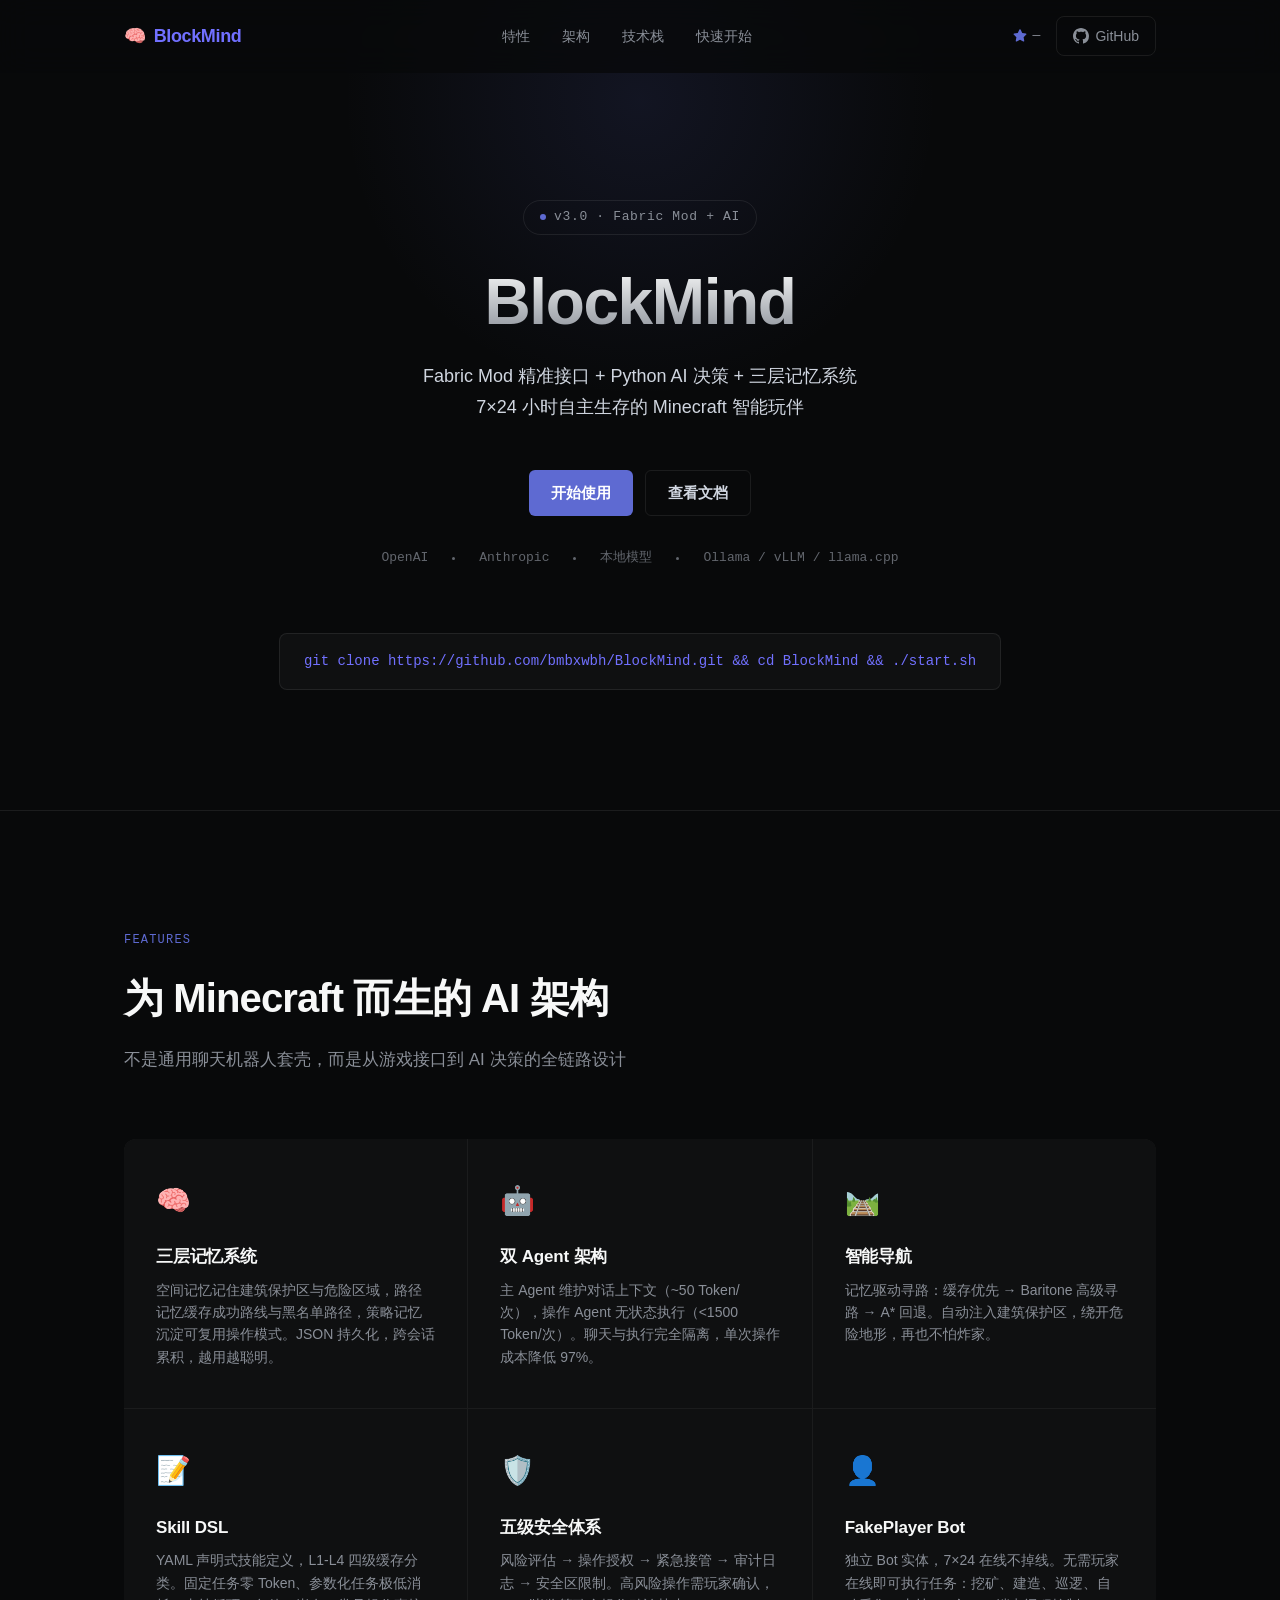
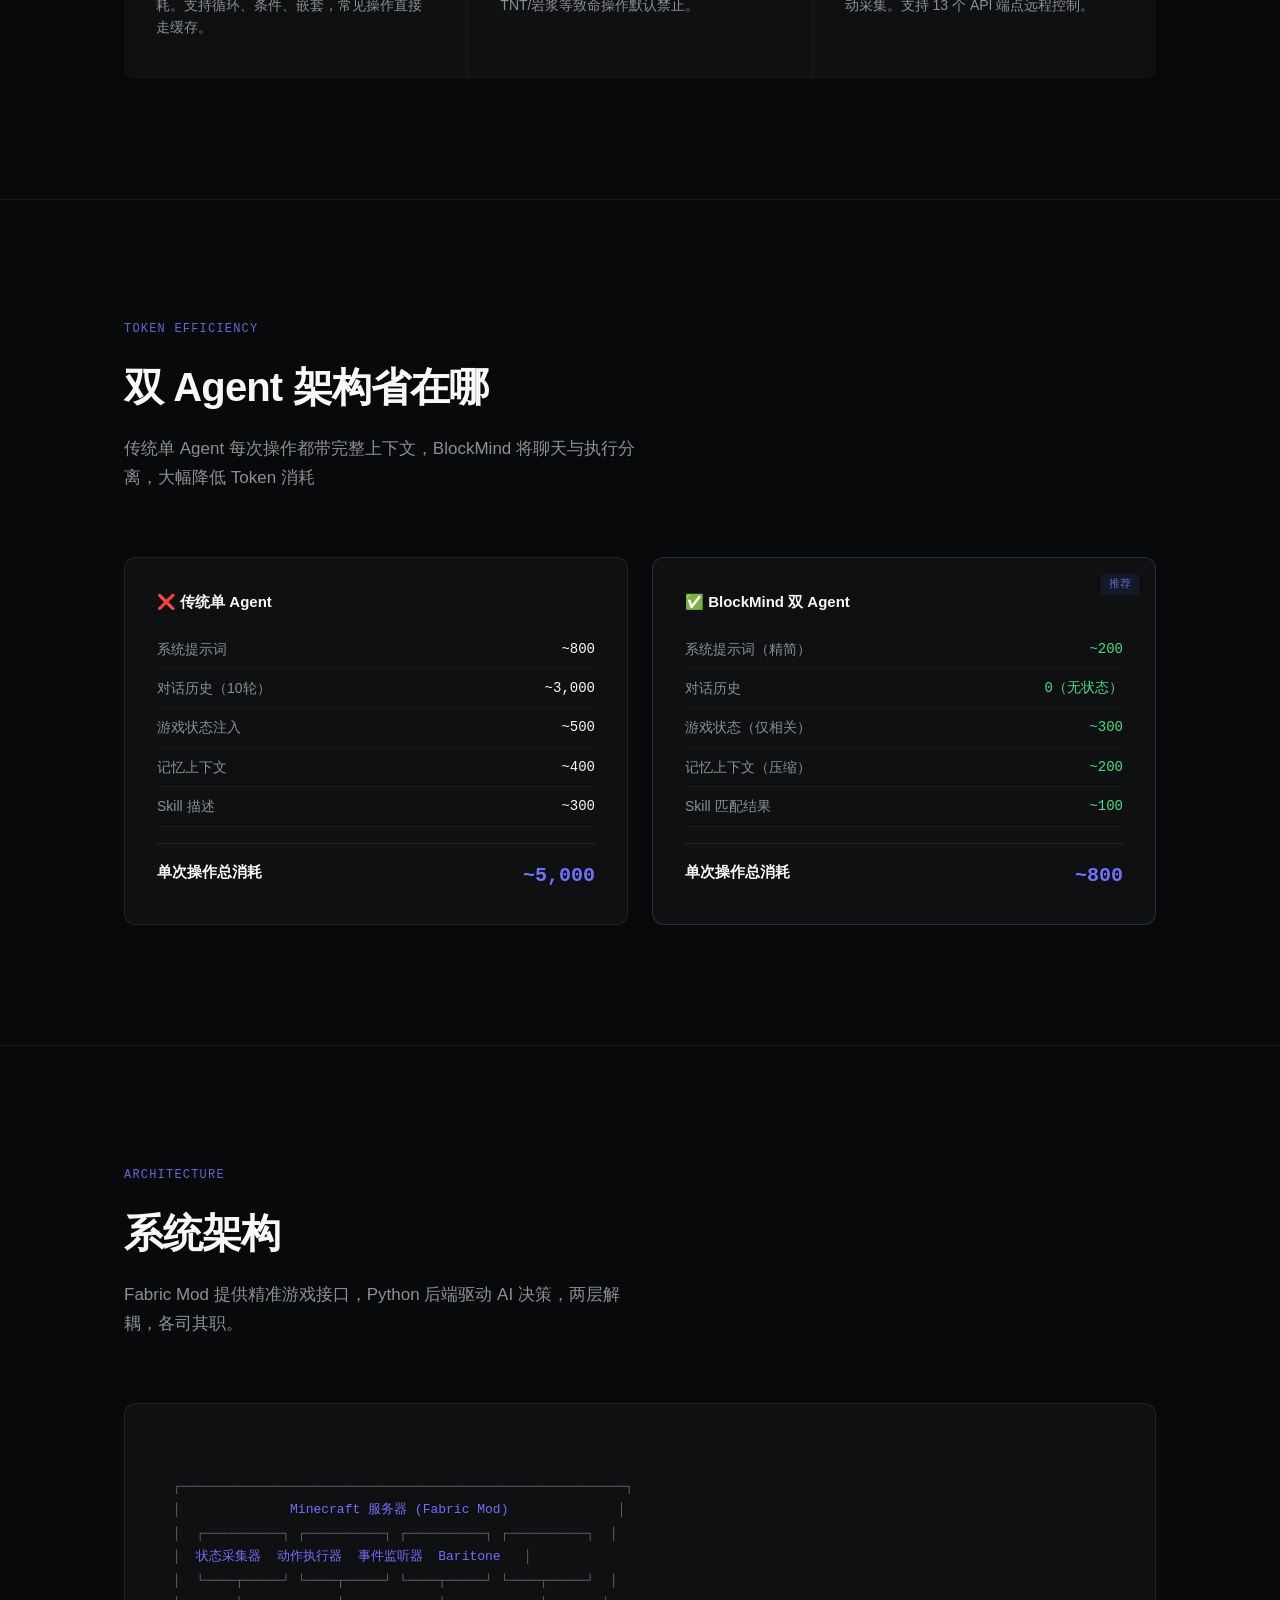
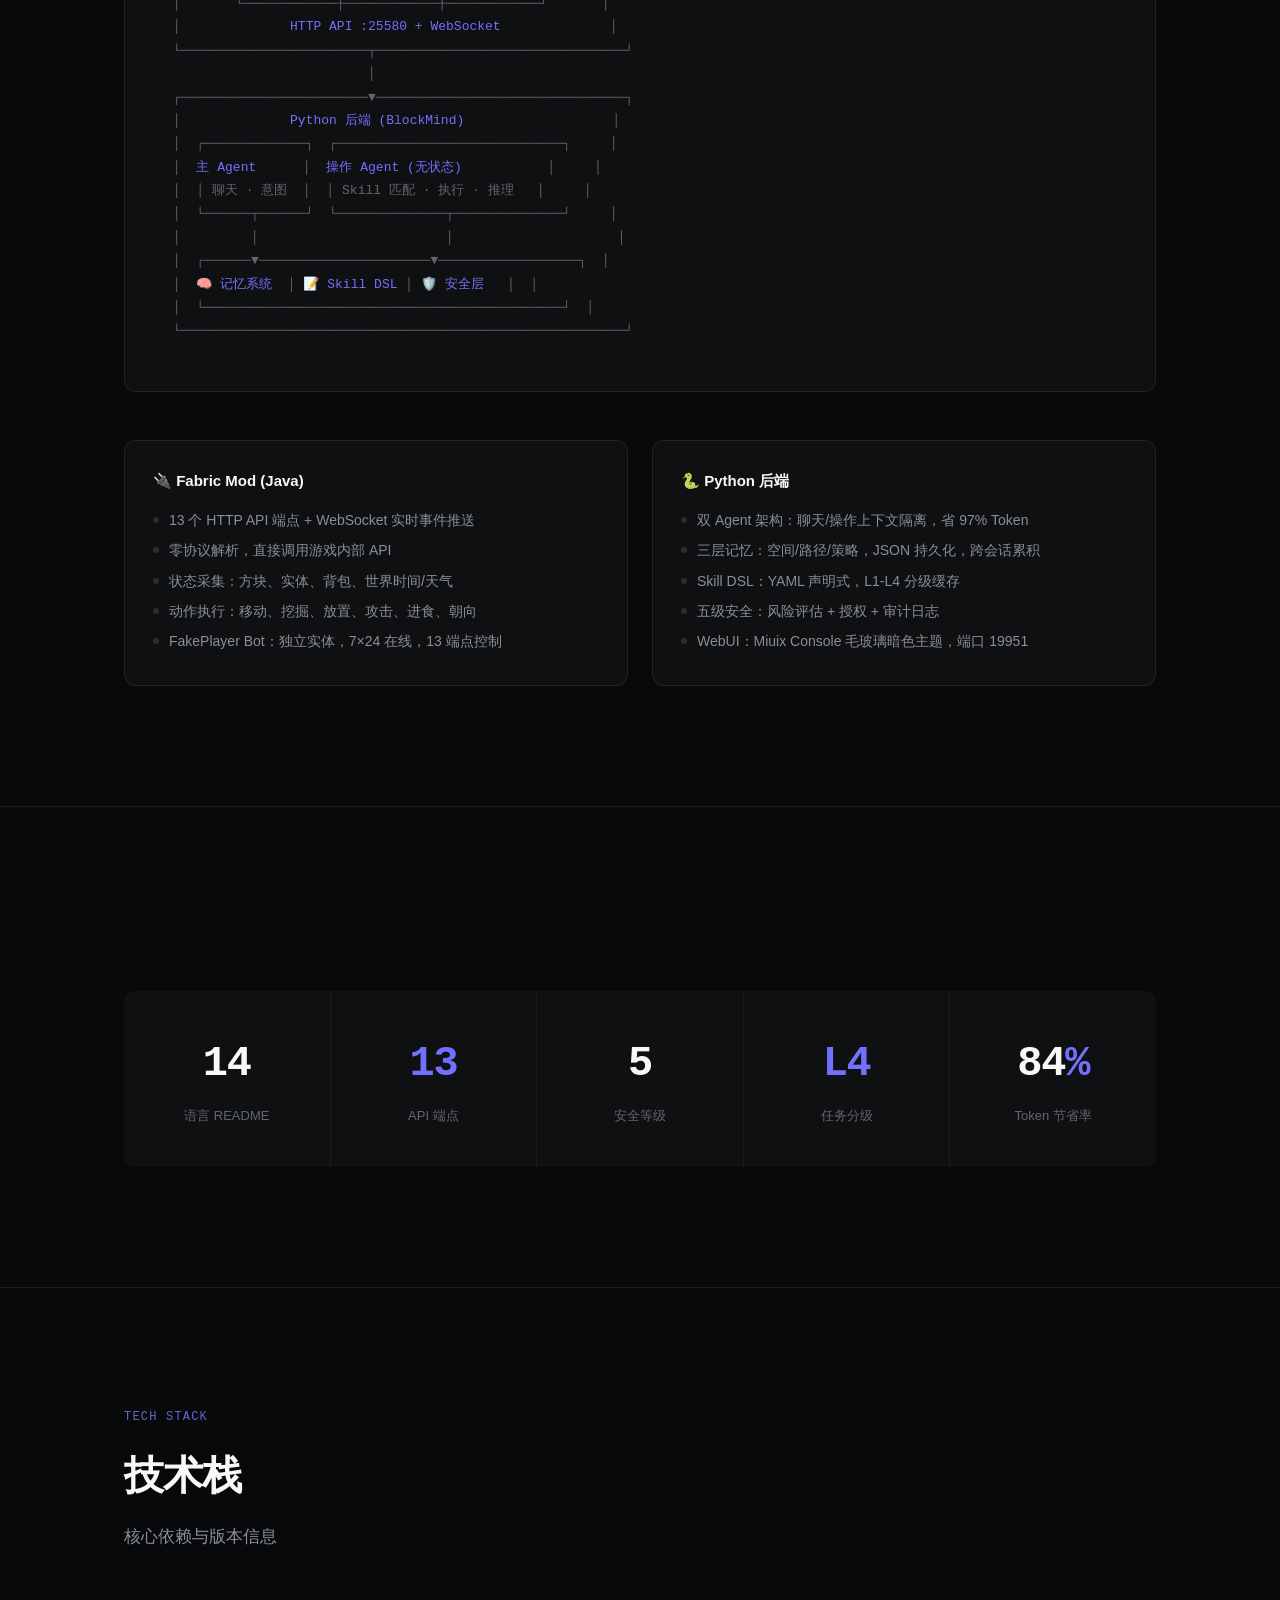
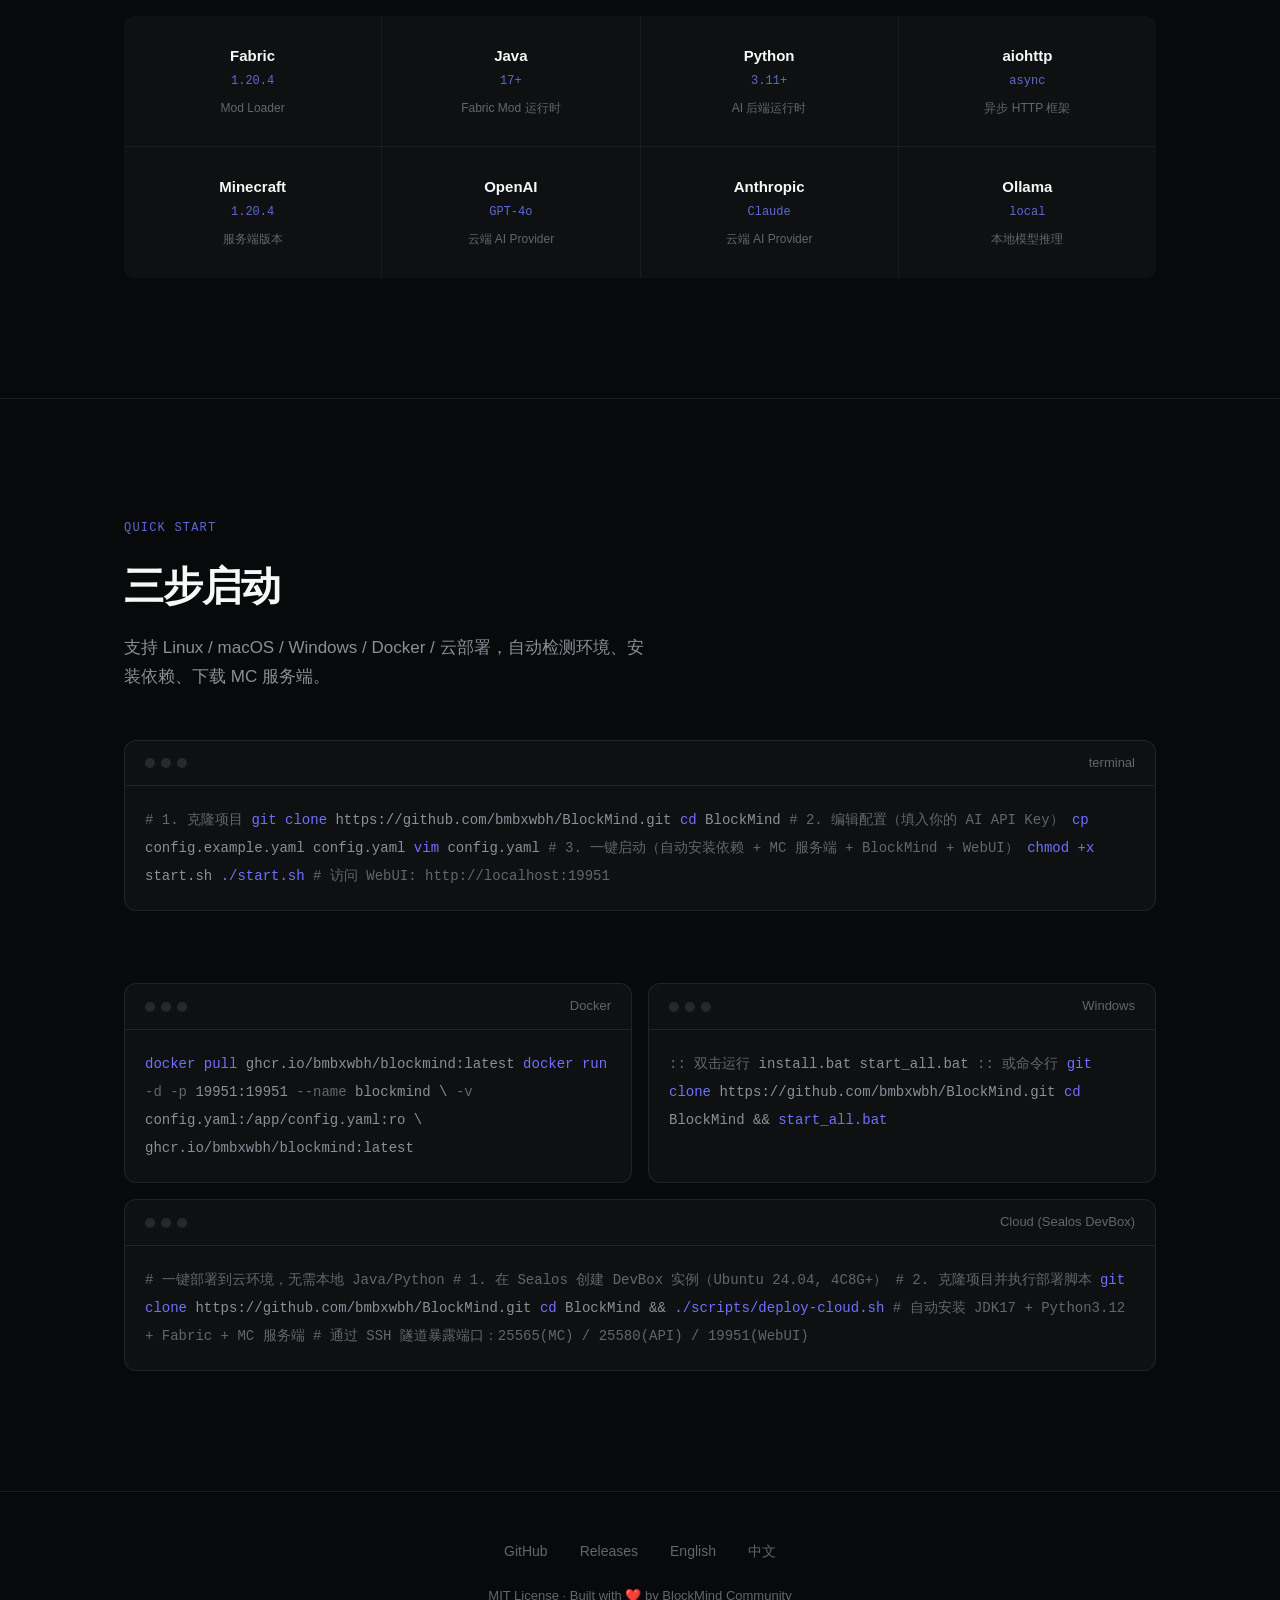
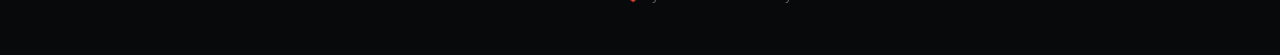
<file: index.html>
<!DOCTYPE html>
<html lang="zh-CN">
<head>
<meta charset="UTF-8">
<meta name="viewport" content="width=device-width,initial-scale=1">
<link rel="icon" type="image/svg+xml" href="favicon.svg">
<title>BlockMind — Minecraft 智能 AI 玩伴</title>
<meta name="description" content="Fabric Mod + AI 驱动 + 记忆系统，实现 7×24 小时自主生存的 Minecraft 智能玩伴">
<style>
*,*::before,*::after{margin:0;padding:0;box-sizing:border-box}
:root{
  --bg:#08090a;--bg2:#0f1011;--bg3:#191a1b;
  --border:rgba(255,255,255,0.08);--border2:rgba(255,255,255,0.12);
  --text:#f7f8f8;--text2:#d0d6e0;--text3:#8a8f98;--text4:#62666d;
  --accent:#5e6ad2;--accent2:#7170ff;--accent3:#828fff;
  --glow:rgba(94,106,210,0.06);--glow2:rgba(94,106,210,0.12);
  --mono:'JetBrains Mono','SF Mono','Cascadia Code','Fira Code',ui-monospace,monospace;
  --sans:'MiSans','Inter',-apple-system,BlinkMacSystemFont,'Segoe UI','Noto Sans SC',sans-serif;
}
html{scroll-behavior:smooth;background:var(--bg);color:var(--text);font-family:var(--sans);font-size:16px;line-height:1.6;-webkit-font-smoothing:antialiased}
::selection{background:var(--accent);color:var(--bg)}
a{color:var(--accent2);text-decoration:none;transition:opacity .2s}
a:hover{color:var(--accent3);opacity:1}

/* ── Layout ── */
.container{max-width:1080px;margin:0 auto;padding:0 24px}
section{padding:120px 0}
@media(max-width:768px){section{padding:80px 0}.container{padding:0 20px}}

/* ── Nav ── */
nav{position:fixed;top:0;left:0;right:0;z-index:100;padding:16px 0;backdrop-filter:blur(16px);-webkit-backdrop-filter:blur(16px);background:rgba(8,9,10,0.8);border-bottom:1px solid transparent;transition:border-color .3s}
nav.scrolled{border-color:var(--border)}
nav .container{display:flex;align-items:center;justify-content:space-between}
.nav-logo{font-size:18px;font-weight:700;letter-spacing:-.02em;display:flex;align-items:center;gap:8px}
.nav-logo span{color:var(--accent2)}
.nav-links{display:flex;gap:32px;font-size:14px;color:var(--text3)}
.nav-links a{color:var(--text3);transition:color .2s}
.nav-links a:hover{color:var(--text)}
.nav-right{display:flex;align-items:center;gap:16px}
.nav-stars{display:flex;align-items:center;gap:6px;color:var(--text3);font-size:13px;font-family:var(--mono)}
.nav-stars svg{color:var(--accent)}
.nav-github{display:flex;align-items:center;gap:6px;color:var(--text3);font-size:14px;padding:8px 16px;border:1px solid var(--border);border-radius:8px;transition:all .2s}
.nav-github:hover{border-color:var(--border2);color:var(--text)}
@media(max-width:640px){.nav-links{display:none}.nav-stars{display:none}}

/* ── Hero ── */
.hero{padding:200px 0 120px;text-align:center;position:relative;overflow:hidden}
.hero::before{content:'';position:absolute;top:-200px;left:50%;transform:translateX(-50%);width:600px;height:600px;background:radial-gradient(circle,var(--glow2) 0%,transparent 70%);pointer-events:none}
.hero-badge{display:inline-block;padding:6px 16px;border:1px solid var(--border);border-radius:100px;font-size:13px;color:var(--text3);margin-bottom:32px;font-family:var(--mono);letter-spacing:.05em}
.hero-badge .dot{display:inline-block;width:6px;height:6px;border-radius:50%;background:var(--accent);margin-right:8px;animation:pulse 2s infinite}
@keyframes pulse{0%,100%{opacity:1}50%{opacity:.4}}
.hero h1{font-size:clamp(40px,8vw,64px);font-weight:700;letter-spacing:-.022em;line-height:1.1;margin-bottom:24px;background:linear-gradient(180deg,var(--text) 0%,var(--text3) 100%);-webkit-background-clip:text;-webkit-text-fill-color:transparent;background-clip:text}
.hero p{font-size:clamp(16px,2.5vw,18px);color:var(--text2);max-width:560px;margin:0 auto 48px;line-height:1.7}
.hero-actions{display:flex;gap:12px;justify-content:center;flex-wrap:wrap}
.hero-providers{display:flex;gap:24px;justify-content:center;align-items:center;margin-top:32px;font-size:13px;color:var(--text4);font-family:var(--mono)}
.hero-providers span{display:flex;align-items:center;gap:6px}
.hero-providers .dot-sep{width:3px;height:3px;border-radius:50%;background:var(--text4);display:inline-block}
.btn{display:inline-flex;align-items:center;gap:8px;padding:10px 22px;border-radius:6px;font-size:15px;font-weight:600;cursor:pointer;transition:all .2s;border:none;font-family:var(--sans)}
.btn-primary{background:var(--accent);color:#fff}
.btn-primary:hover{background:var(--accent2);transform:translateY(-1px)}
.btn-ghost{background:transparent;color:var(--text2);border:1px solid var(--border)}
.btn-ghost:hover{border-color:var(--border2);color:var(--text)}
.hero-code{margin-top:64px;padding:16px 24px;background:var(--bg2);border:1px solid var(--border);border-radius:8px;display:inline-block;font-family:var(--mono);font-size:14px;color:var(--text3);cursor:pointer;transition:all .2s;position:relative}
.hero-code:hover{border-color:var(--border2)}
.hero-code .copy-hint{position:absolute;right:12px;top:50%;transform:translateY(-50%);font-size:11px;color:var(--text4);opacity:0;transition:opacity .2s}
.hero-code:hover .copy-hint{opacity:1}
.hero-code code{color:var(--accent2)}
@media(max-width:768px){.hero{padding:160px 0 80px}.hero-providers{flex-wrap:wrap;gap:12px}}

/* ── Features ── */
.features{border-top:1px solid var(--border)}
.section-label{font-size:12px;font-family:var(--mono);color:var(--accent);text-transform:uppercase;letter-spacing:.1em;margin-bottom:16px;font-weight:500}
.section-title{font-size:clamp(28px,4vw,40px);font-weight:700;letter-spacing:-.022em;margin-bottom:16px}
.section-desc{font-size:17px;color:var(--text3);max-width:520px;line-height:1.7}
.feature-grid{display:grid;grid-template-columns:repeat(3,1fr);gap:1px;background:var(--border);border-radius:12px;overflow:hidden;margin-top:64px}
.feature-card{background:var(--bg2);padding:40px 32px;transition:background .2s}
.feature-card:hover{background:rgba(255,255,255,0.04)}
.feature-icon{font-size:28px;margin-bottom:20px;display:block}
.feature-card h3{font-size:17px;font-weight:600;margin-bottom:8px;letter-spacing:-.01em}
.feature-card p{font-size:14px;color:var(--text3);line-height:1.6}
@media(max-width:768px){.feature-grid{grid-template-columns:1fr}.feature-card{padding:28px 24px}}

/* ── Token Compare ── */
.token-compare{border-top:1px solid var(--border)}
.token-grid{display:grid;grid-template-columns:1fr 1fr;gap:24px;margin-top:64px}
.token-card{padding:32px;background:var(--bg2);border:1px solid var(--border);border-radius:12px}
.token-card.highlight{border-color:rgba(94,106,210,0.3);position:relative}
.token-card.highlight::after{content:'推荐';position:absolute;top:16px;right:16px;font-size:11px;font-family:var(--mono);color:var(--accent);background:rgba(94,106,210,0.1);padding:2px 8px;border-radius:4px}
.token-card h4{font-size:15px;font-weight:600;margin-bottom:16px;display:flex;align-items:center;gap:8px}
.token-row{display:flex;justify-content:space-between;padding:8px 0;border-bottom:1px solid rgba(255,255,255,0.04);font-size:14px}
.token-row:last-child{border-bottom:none}
.token-row .label{color:var(--text3)}
.token-row .value{font-family:var(--mono);color:var(--text)}
.token-row .value.green{color:#4ade80}
.token-total{margin-top:16px;padding-top:16px;border-top:1px solid var(--border);display:flex;justify-content:space-between;font-weight:600;font-size:15px}
.token-total .value{font-family:var(--mono);color:var(--accent2);font-size:20px}
@media(max-width:768px){.token-grid{grid-template-columns:1fr}}

/* ── Architecture ── */
.arch{border-top:1px solid var(--border)}
.arch-diagram{margin-top:64px;padding:48px;background:var(--bg2);border:1px solid var(--border);border-radius:12px;font-family:var(--mono);font-size:13px;line-height:1.8;color:var(--text3);overflow-x:auto;white-space:pre;position:relative}
.arch-diagram .hl{color:var(--accent2)}
.arch-diagram .dim{color:var(--text4)}
.arch-layers{display:grid;grid-template-columns:1fr 1fr;gap:24px;margin-top:48px}
.arch-layer{padding:28px;background:var(--bg2);border:1px solid var(--border);border-radius:12px;transition:border-color .2s}
.arch-layer:hover{border-color:var(--border2)}
.arch-layer h4{font-size:15px;font-weight:600;margin-bottom:12px;display:flex;align-items:center;gap:8px}
.arch-layer ul{list-style:none;font-size:14px;color:var(--text3)}
.arch-layer li{padding:4px 0;padding-left:16px;position:relative}
.arch-layer li::before{content:'';position:absolute;left:0;top:12px;width:6px;height:6px;border-radius:50%;background:var(--border2)}
@media(max-width:768px){.arch-layers{grid-template-columns:1fr}}

/* ── Stats ── */
.stats{border-top:1px solid var(--border)}
.stat-grid{display:grid;grid-template-columns:repeat(5,1fr);gap:1px;background:var(--border);border-radius:12px;overflow:hidden;margin-top:64px}
.stat-item{background:var(--bg2);padding:40px 20px;text-align:center}
.stat-value{font-size:clamp(28px,4vw,42px);font-weight:800;letter-spacing:-.03em;font-family:var(--mono)}
.stat-value .accent{color:var(--accent2)}
.stat-label{font-size:13px;color:var(--text4);margin-top:8px}
@media(max-width:768px){.stat-grid{grid-template-columns:1fr 1fr}.stat-item{padding:32px 20px}.stat-grid .stat-item:last-child{grid-column:span 2}}

/* ── Tech Stack ── */
.techstack{border-top:1px solid var(--border)}
.tech-grid{display:grid;grid-template-columns:repeat(4,1fr);gap:1px;background:var(--border);border-radius:12px;overflow:hidden;margin-top:64px}
.tech-item{background:var(--bg2);padding:28px 24px;text-align:center}
.tech-item .tech-name{font-size:15px;font-weight:600;margin-bottom:4px}
.tech-item .tech-ver{font-size:12px;font-family:var(--mono);color:var(--accent)}
.tech-item .tech-desc{font-size:12px;color:var(--text4);margin-top:8px}
@media(max-width:768px){.tech-grid{grid-template-columns:1fr 1fr}}

/* ── Quick Start ── */
.quickstart{border-top:1px solid var(--border)}
.code-block{margin-top:48px;background:var(--bg2);border:1px solid var(--border);border-radius:12px;overflow:hidden}
.code-header{display:flex;align-items:center;justify-content:space-between;padding:12px 20px;border-bottom:1px solid var(--border);font-size:13px;color:var(--text4)}
.code-dots{display:flex;gap:6px}
.code-dots span{width:10px;height:10px;border-radius:50%;background:rgba(255,255,255,0.1)}
.code-body{padding:20px;font-family:var(--mono);font-size:14px;line-height:2;color:var(--text3);overflow-x:auto}
.code-body .comment{color:var(--text4)}
.code-body .cmd{color:var(--accent2)}
.code-body .flag{color:var(--text4)}

/* ── Footer ── */
footer{border-top:1px solid var(--border);padding:48px 0;text-align:center}
.footer-links{display:flex;justify-content:center;gap:32px;margin-bottom:24px;font-size:14px}
.footer-links a{color:var(--text4)}
.footer-links a:hover{color:var(--text)}
.footer-copy{font-size:13px;color:var(--text4)}

/* ── Animations ── */
.fade-in{opacity:0;transform:translateY(20px);transition:opacity .6s ease,transform .6s ease}
.fade-in.visible{opacity:1;transform:translateY(0)}
.fade-in-delay-1{transition-delay:.1s}
.fade-in-delay-2{transition-delay:.2s}
.fade-in-delay-3{transition-delay:.3s}
</style>
</head>
<body>

<!-- Nav -->
<nav id="nav">
<div class="container">
  <div class="nav-logo">🧠 <span>BlockMind</span></div>
  <div class="nav-links">
    <a href="#features">特性</a>
    <a href="#arch">架构</a>
    <a href="#techstack">技术栈</a>
    <a href="#quickstart">快速开始</a>
  </div>
  <div class="nav-right">
    <div class="nav-stars" id="gh-stars">
      <svg width="14" height="14" viewBox="0 0 16 16" fill="currentColor"><path d="M8 .25a.75.75 0 01.673.418l1.882 3.815 4.21.612a.75.75 0 01.416 1.279l-3.046 2.97.719 4.192a.75.75 0 01-1.088.791L8 12.347l-3.766 1.98a.75.75 0 01-1.088-.79l.72-4.194L.818 6.374a.75.75 0 01.416-1.28l4.21-.611L7.327.668A.75.75 0 018 .25z"/></svg>
      <span id="star-count">—</span>
    </div>
    <a class="nav-github" href="https://github.com/bmbxwbh/BlockMind" target="_blank">
      <svg width="16" height="16" viewBox="0 0 16 16" fill="currentColor"><path d="M8 0C3.58 0 0 3.58 0 8c0 3.54 2.29 6.53 5.47 7.59.4.07.55-.17.55-.38 0-.19-.01-.82-.01-1.49-2.01.37-2.53-.49-2.69-.94-.09-.23-.48-.94-.82-1.13-.28-.15-.68-.52-.01-.53.63-.01 1.08.58 1.23.82.72 1.21 1.87.87 2.33.66.07-.52.28-.87.51-1.07-1.78-.2-3.64-.89-3.64-3.95 0-.87.31-1.59.82-2.15-.08-.2-.36-1.02.08-2.12 0 0 .67-.21 2.2.82.64-.18 1.32-.27 2-.27.68 0 1.36.09 2 .27 1.53-1.04 2.2-.82 2.2-.82.44 1.1.16 1.92.08 2.12.51.56.82 1.27.82 2.15 0 3.07-1.87 3.75-3.65 3.95.29.25.54.73.54 1.48 0 1.07-.01 1.93-.01 2.2 0 .21.15.46.55.38A8.013 8.013 0 0016 8c0-4.42-3.58-8-8-8z"/></svg>
      GitHub
    </a>
  </div>
</div>
</nav>

<!-- Hero -->
<section class="hero">
<div class="container">
  <div class="fade-in">
    <div class="hero-badge"><span class="dot"></span>v3.0 · Fabric Mod + AI</div>
    <h1>BlockMind</h1>
    <p>Fabric Mod 精准接口 + Python AI 决策 + 三层记忆系统<br>7×24 小时自主生存的 Minecraft 智能玩伴</p>
    <div class="hero-actions">
      <a class="btn btn-primary" href="https://github.com/bmbxwbh/BlockMind/releases/latest" target="_blank">开始使用</a>
      <a class="btn btn-ghost" href="https://github.com/bmbxwbh/BlockMind" target="_blank">查看文档</a>
    </div>
    <div class="hero-providers fade-in fade-in-delay-1">
      <span>OpenAI</span>
      <span class="dot-sep"></span>
      <span>Anthropic</span>
      <span class="dot-sep"></span>
      <span>本地模型</span>
      <span class="dot-sep"></span>
      <span>Ollama / vLLM / llama.cpp</span>
    </div>
  </div>
  <div class="hero-code fade-in fade-in-delay-2" onclick="copyInstall(this)">
    <code>git clone https://github.com/bmbxwbh/BlockMind.git && cd BlockMind && ./start.sh</code>
    <span class="copy-hint">点击复制</span>
  </div>
</div>
</section>

<!-- Features -->
<section class="features" id="features">
<div class="container">
  <div class="fade-in">
    <div class="section-label">Features</div>
    <div class="section-title">为 Minecraft 而生的 AI 架构</div>
    <div class="section-desc">不是通用聊天机器人套壳，而是从游戏接口到 AI 决策的全链路设计</div>
  </div>
  <div class="feature-grid">
    <div class="feature-card fade-in">
      <span class="feature-icon">🧠</span>
      <h3>三层记忆系统</h3>
      <p>空间记忆记住建筑保护区与危险区域，路径记忆缓存成功路线与黑名单路径，策略记忆沉淀可复用操作模式。JSON 持久化，跨会话累积，越用越聪明。</p>
    </div>
    <div class="feature-card fade-in fade-in-delay-1">
      <span class="feature-icon">🤖</span>
      <h3>双 Agent 架构</h3>
      <p>主 Agent 维护对话上下文（~50 Token/次），操作 Agent 无状态执行（&lt;1500 Token/次）。聊天与执行完全隔离，单次操作成本降低 97%。</p>
    </div>
    <div class="feature-card fade-in fade-in-delay-2">
      <span class="feature-icon">🛤️</span>
      <h3>智能导航</h3>
      <p>记忆驱动寻路：缓存优先 → Baritone 高级寻路 → A* 回退。自动注入建筑保护区，绕开危险地形，再也不怕炸家。</p>
    </div>
    <div class="feature-card fade-in">
      <span class="feature-icon">📝</span>
      <h3>Skill DSL</h3>
      <p>YAML 声明式技能定义，L1-L4 四级缓存分类。固定任务零 Token、参数化任务极低消耗。支持循环、条件、嵌套，常见操作直接走缓存。</p>
    </div>
    <div class="feature-card fade-in fade-in-delay-1">
      <span class="feature-icon">🛡️</span>
      <h3>五级安全体系</h3>
      <p>风险评估 → 操作授权 → 紧急接管 → 审计日志 → 安全区限制。高风险操作需玩家确认，TNT/岩浆等致命操作默认禁止。</p>
    </div>
    <div class="feature-card fade-in fade-in-delay-2">
      <span class="feature-icon">👤</span>
      <h3>FakePlayer Bot</h3>
      <p>独立 Bot 实体，7×24 在线不掉线。无需玩家在线即可执行任务：挖矿、建造、巡逻、自动采集。支持 13 个 API 端点远程控制。</p>
    </div>
  </div>
</div>
</section>

<!-- Token Comparison -->
<section class="token-compare">
<div class="container">
  <div class="fade-in">
    <div class="section-label">Token Efficiency</div>
    <div class="section-title">双 Agent 架构省在哪</div>
    <div class="section-desc">传统单 Agent 每次操作都带完整上下文，BlockMind 将聊天与执行分离，大幅降低 Token 消耗</div>
  </div>
  <div class="token-grid">
    <div class="token-card fade-in">
      <h4>❌ 传统单 Agent</h4>
      <div class="token-row"><span class="label">系统提示词</span><span class="value">~800</span></div>
      <div class="token-row"><span class="label">对话历史（10轮）</span><span class="value">~3,000</span></div>
      <div class="token-row"><span class="label">游戏状态注入</span><span class="value">~500</span></div>
      <div class="token-row"><span class="label">记忆上下文</span><span class="value">~400</span></div>
      <div class="token-row"><span class="label">Skill 描述</span><span class="value">~300</span></div>
      <div class="token-total"><span>单次操作总消耗</span><span class="value">~5,000</span></div>
    </div>
    <div class="token-card highlight fade-in fade-in-delay-1">
      <h4>✅ BlockMind 双 Agent</h4>
      <div class="token-row"><span class="label">系统提示词（精简）</span><span class="value green">~200</span></div>
      <div class="token-row"><span class="label">对话历史</span><span class="value green">0（无状态）</span></div>
      <div class="token-row"><span class="label">游戏状态（仅相关）</span><span class="value green">~300</span></div>
      <div class="token-row"><span class="label">记忆上下文（压缩）</span><span class="value green">~200</span></div>
      <div class="token-row"><span class="label">Skill 匹配结果</span><span class="value green">~100</span></div>
      <div class="token-total"><span>单次操作总消耗</span><span class="value">~800</span></div>
    </div>
  </div>
</div>
</section>

<!-- Architecture -->
<section class="arch" id="arch">
<div class="container">
  <div class="fade-in">
    <div class="section-label">Architecture</div>
    <div class="section-title">系统架构</div>
    <div class="section-desc">Fabric Mod 提供精准游戏接口，Python 后端驱动 AI 决策，两层解耦，各司其职。</div>
  </div>
  <div class="arch-diagram fade-in">
<span class="dim">┌─────────────────────────────────────────────────────────┐</span>
<span class="dim">│</span>              <span class="hl">Minecraft 服务器 (Fabric Mod)</span>              <span class="dim">│</span>
<span class="dim">│</span>  <span class="dim">┌──────────┐ ┌──────────┐ ┌──────────┐ ┌──────────┐</span>  <span class="dim">│</span>
<span class="dim">│</span>  <span class="hl">状态采集器</span>  <span class="hl">动作执行器</span>  <span class="hl">事件监听器</span>  <span class="hl">Baritone</span>   <span class="dim">│</span>
<span class="dim">│</span>  <span class="dim">└────┬─────┘ └────┬─────┘ └────┬─────┘ └────┬─────┘</span>  <span class="dim">│</span>
<span class="dim">│</span>       <span class="dim">└────────────┼────────────┼────────────┘</span>       <span class="dim">│</span>
<span class="dim">│</span>              <span class="hl">HTTP API :25580 + WebSocket</span>              <span class="dim">│</span>
<span class="dim">└────────────────────────┬────────────────────────────────┘</span>
                         <span class="dim">│</span>
<span class="dim">┌────────────────────────▼────────────────────────────────┐</span>
<span class="dim">│</span>              <span class="hl">Python 后端 (BlockMind)</span>                   <span class="dim">│</span>
<span class="dim">│</span>  <span class="dim">┌─────────────┐  ┌─────────────────────────────┐</span>     <span class="dim">│</span>
<span class="dim">│</span>  <span class="hl">主 Agent</span>      <span class="dim">│</span>  <span class="hl">操作 Agent (无状态)</span>           <span class="dim">│</span>     <span class="dim">│</span>
<span class="dim">│</span>  <span class="dim">│ 聊天 · 意图  │</span>  <span class="dim">│ Skill 匹配 · 执行 · 推理   │</span>     <span class="dim">│</span>
<span class="dim">│</span>  <span class="dim">└──────┬──────┘</span>  <span class="dim">└──────────────┬──────────────┘</span>     <span class="dim">│</span>
<span class="dim">│</span>         <span class="dim">│</span>                        <span class="dim">│</span>                     <span class="dim">│</span>
<span class="dim">│</span>  <span class="dim">┌──────▼──────────────────────▼──────────────────┐</span>  <span class="dim">│</span>
<span class="dim">│</span>  <span class="hl">🧠 记忆系统</span>  <span class="dim">│</span> <span class="hl">📝 Skill DSL</span> <span class="dim">│</span> <span class="hl">🛡️ 安全层</span>   <span class="dim">│</span>  <span class="dim">│</span>
<span class="dim">│</span>  <span class="dim">└──────────────────────────────────────────────┘</span>  <span class="dim">│</span>
<span class="dim">└─────────────────────────────────────────────────────────┘</span></div>
  <div class="arch-layers">
    <div class="arch-layer fade-in">
      <h4>🔌 Fabric Mod (Java)</h4>
      <ul>
        <li>13 个 HTTP API 端点 + WebSocket 实时事件推送</li>
        <li>零协议解析，直接调用游戏内部 API</li>
        <li>状态采集：方块、实体、背包、世界时间/天气</li>
        <li>动作执行：移动、挖掘、放置、攻击、进食、朝向</li>
        <li>FakePlayer Bot：独立实体，7×24 在线，13 端点控制</li>
      </ul>
    </div>
    <div class="arch-layer fade-in fade-in-delay-1">
      <h4>🐍 Python 后端</h4>
      <ul>
        <li>双 Agent 架构：聊天/操作上下文隔离，省 97% Token</li>
        <li>三层记忆：空间/路径/策略，JSON 持久化，跨会话累积</li>
        <li>Skill DSL：YAML 声明式，L1-L4 分级缓存</li>
        <li>五级安全：风险评估 + 授权 + 审计日志</li>
        <li>WebUI：Miuix Console 毛玻璃暗色主题，端口 19951</li>
      </ul>
    </div>
  </div>
</div>
</section>

<!-- Stats -->
<section class="stats">
<div class="container">
  <div class="stat-grid">
    <div class="stat-item fade-in">
      <div class="stat-value">14</div>
      <div class="stat-label">语言 README</div>
    </div>
    <div class="stat-item fade-in fade-in-delay-1">
      <div class="stat-value"><span class="accent">13</span></div>
      <div class="stat-label">API 端点</div>
    </div>
    <div class="stat-item fade-in fade-in-delay-2">
      <div class="stat-value">5</div>
      <div class="stat-label">安全等级</div>
    </div>
    <div class="stat-item fade-in fade-in-delay-3">
      <div class="stat-value"><span class="accent">L4</span></div>
      <div class="stat-label">任务分级</div>
    </div>
    <div class="stat-item fade-in fade-in-delay-3">
      <div class="stat-value">84<span class="accent">%</span></div>
      <div class="stat-label">Token 节省率</div>
    </div>
  </div>
</div>
</section>

<!-- Tech Stack -->
<section class="techstack" id="techstack">
<div class="container">
  <div class="fade-in">
    <div class="section-label">Tech Stack</div>
    <div class="section-title">技术栈</div>
    <div class="section-desc">核心依赖与版本信息</div>
  </div>
  <div class="tech-grid">
    <div class="tech-item fade-in">
      <div class="tech-name">Fabric</div>
      <div class="tech-ver">1.20.4</div>
      <div class="tech-desc">Mod Loader</div>
    </div>
    <div class="tech-item fade-in fade-in-delay-1">
      <div class="tech-name">Java</div>
      <div class="tech-ver">17+</div>
      <div class="tech-desc">Fabric Mod 运行时</div>
    </div>
    <div class="tech-item fade-in fade-in-delay-2">
      <div class="tech-name">Python</div>
      <div class="tech-ver">3.11+</div>
      <div class="tech-desc">AI 后端运行时</div>
    </div>
    <div class="tech-item fade-in fade-in-delay-3">
      <div class="tech-name">aiohttp</div>
      <div class="tech-ver">async</div>
      <div class="tech-desc">异步 HTTP 框架</div>
    </div>
    <div class="tech-item fade-in">
      <div class="tech-name">Minecraft</div>
      <div class="tech-ver">1.20.4</div>
      <div class="tech-desc">服务端版本</div>
    </div>
    <div class="tech-item fade-in fade-in-delay-1">
      <div class="tech-name">OpenAI</div>
      <div class="tech-ver">GPT-4o</div>
      <div class="tech-desc">云端 AI Provider</div>
    </div>
    <div class="tech-item fade-in fade-in-delay-2">
      <div class="tech-name">Anthropic</div>
      <div class="tech-ver">Claude</div>
      <div class="tech-desc">云端 AI Provider</div>
    </div>
    <div class="tech-item fade-in fade-in-delay-3">
      <div class="tech-name">Ollama</div>
      <div class="tech-ver">local</div>
      <div class="tech-desc">本地模型推理</div>
    </div>
  </div>
</div>
</section>

<!-- Quick Start -->
<section class="quickstart" id="quickstart">
<div class="container">
  <div class="fade-in">
    <div class="section-label">Quick Start</div>
    <div class="section-title">三步启动</div>
    <div class="section-desc">支持 Linux / macOS / Windows / Docker / 云部署，自动检测环境、安装依赖、下载 MC 服务端。</div>
  </div>
  <div class="code-block fade-in">
    <div class="code-header">
      <div class="code-dots"><span></span><span></span><span></span></div>
      <span>terminal</span>
    </div>
    <div class="code-body"><span class="comment"># 1. 克隆项目</span>
<span class="cmd">git clone</span> https://github.com/bmbxwbh/BlockMind.git
<span class="cmd">cd</span> BlockMind

<span class="comment"># 2. 编辑配置（填入你的 AI API Key）</span>
<span class="cmd">cp</span> config.example.yaml config.yaml
<span class="cmd">vim</span> config.yaml

<span class="comment"># 3. 一键启动（自动安装依赖 + MC 服务端 + BlockMind + WebUI）</span>
<span class="cmd">chmod +x</span> start.sh
<span class="cmd">./start.sh</span>

<span class="comment"># 访问 WebUI: http://localhost:19951</span></div>
  </div>
  <div style="display:grid;grid-template-columns:1fr 1fr;gap:16px;margin-top:24px" class="fade-in fade-in-delay-1">
    <div class="code-block">
      <div class="code-header"><div class="code-dots"><span></span><span></span><span></span></div><span>Docker</span></div>
      <div class="code-body"><span class="cmd">docker pull</span> ghcr.io/bmbxwbh/blockmind:latest
<span class="cmd">docker run</span> <span class="flag">-d -p</span> 19951:19951 <span class="flag">--name</span> blockmind \
  <span class="flag">-v</span> config.yaml:/app/config.yaml:ro \
  ghcr.io/bmbxwbh/blockmind:latest</div>
    </div>
    <div class="code-block">
      <div class="code-header"><div class="code-dots"><span></span><span></span><span></span></div><span>Windows</span></div>
      <div class="code-body"><span class="comment">:: 双击运行</span>
install.bat
start_all.bat

<span class="comment">:: 或命令行</span>
<span class="cmd">git clone</span> https://github.com/bmbxwbh/BlockMind.git
<span class="cmd">cd</span> BlockMind && <span class="cmd">start_all.bat</span></div>
    </div>
  </div>
  <div class="code-block fade-in fade-in-delay-2" style="margin-top:16px">
    <div class="code-header"><div class="code-dots"><span></span><span></span><span></span></div><span>Cloud (Sealos DevBox)</span></div>
    <div class="code-body"><span class="comment"># 一键部署到云环境，无需本地 Java/Python</span>
<span class="comment"># 1. 在 Sealos 创建 DevBox 实例（Ubuntu 24.04, 4C8G+）</span>
<span class="comment"># 2. 克隆项目并执行部署脚本</span>
<span class="cmd">git clone</span> https://github.com/bmbxwbh/BlockMind.git
<span class="cmd">cd</span> BlockMind && <span class="cmd">./scripts/deploy-cloud.sh</span>

<span class="comment"># 自动安装 JDK17 + Python3.12 + Fabric + MC 服务端</span>
<span class="comment"># 通过 SSH 隧道暴露端口：25565(MC) / 25580(API) / 19951(WebUI)</span></div>
  </div>
</div>
</section>

<!-- Footer -->
<footer>
<div class="container">
  <div class="footer-links">
    <a href="https://github.com/bmbxwbh/BlockMind" target="_blank">GitHub</a>
    <a href="https://github.com/bmbxwbh/BlockMind/releases" target="_blank">Releases</a>
    <a href="https://github.com/bmbxwbh/BlockMind/blob/main/README-en.md" target="_blank">English</a>
    <a href="https://github.com/bmbxwbh/BlockMind/blob/main/README.md" target="_blank">中文</a>
  </div>
  <div class="footer-copy">MIT License · Built with ❤️ by BlockMind Community</div>
</div>
</footer>

<script>
// Nav scroll effect
const nav = document.getElementById('nav');
window.addEventListener('scroll', () => {
  nav.classList.toggle('scrolled', window.scrollY > 20);
});

// Fade in on scroll
const observer = new IntersectionObserver((entries) => {
  entries.forEach(e => { if (e.isIntersecting) { e.target.classList.add('visible'); observer.unobserve(e.target); }});
}, { threshold: 0.1, rootMargin: '0px 0px -40px 0px' });
document.querySelectorAll('.fade-in').forEach(el => observer.observe(el));

// Copy install command
function copyInstall(el) {
  const cmd = el.querySelector('code').textContent;
  navigator.clipboard.writeText(cmd).then(() => {
    const hint = el.querySelector('.copy-hint');
    hint.textContent = '已复制 ✓';
    setTimeout(() => { hint.textContent = '点击复制'; }, 2000);
  });
}

// Fetch GitHub stars
fetch('https://api.github.com/repos/bmbxwbh/BlockMind')
  .then(r => r.json())
  .then(d => {
    if (d.stargazers_count !== undefined) {
      document.getElementById('star-count').textContent = d.stargazers_count;
    }
  })
  .catch(() => {});
</script>
</body>
</html>
</file>
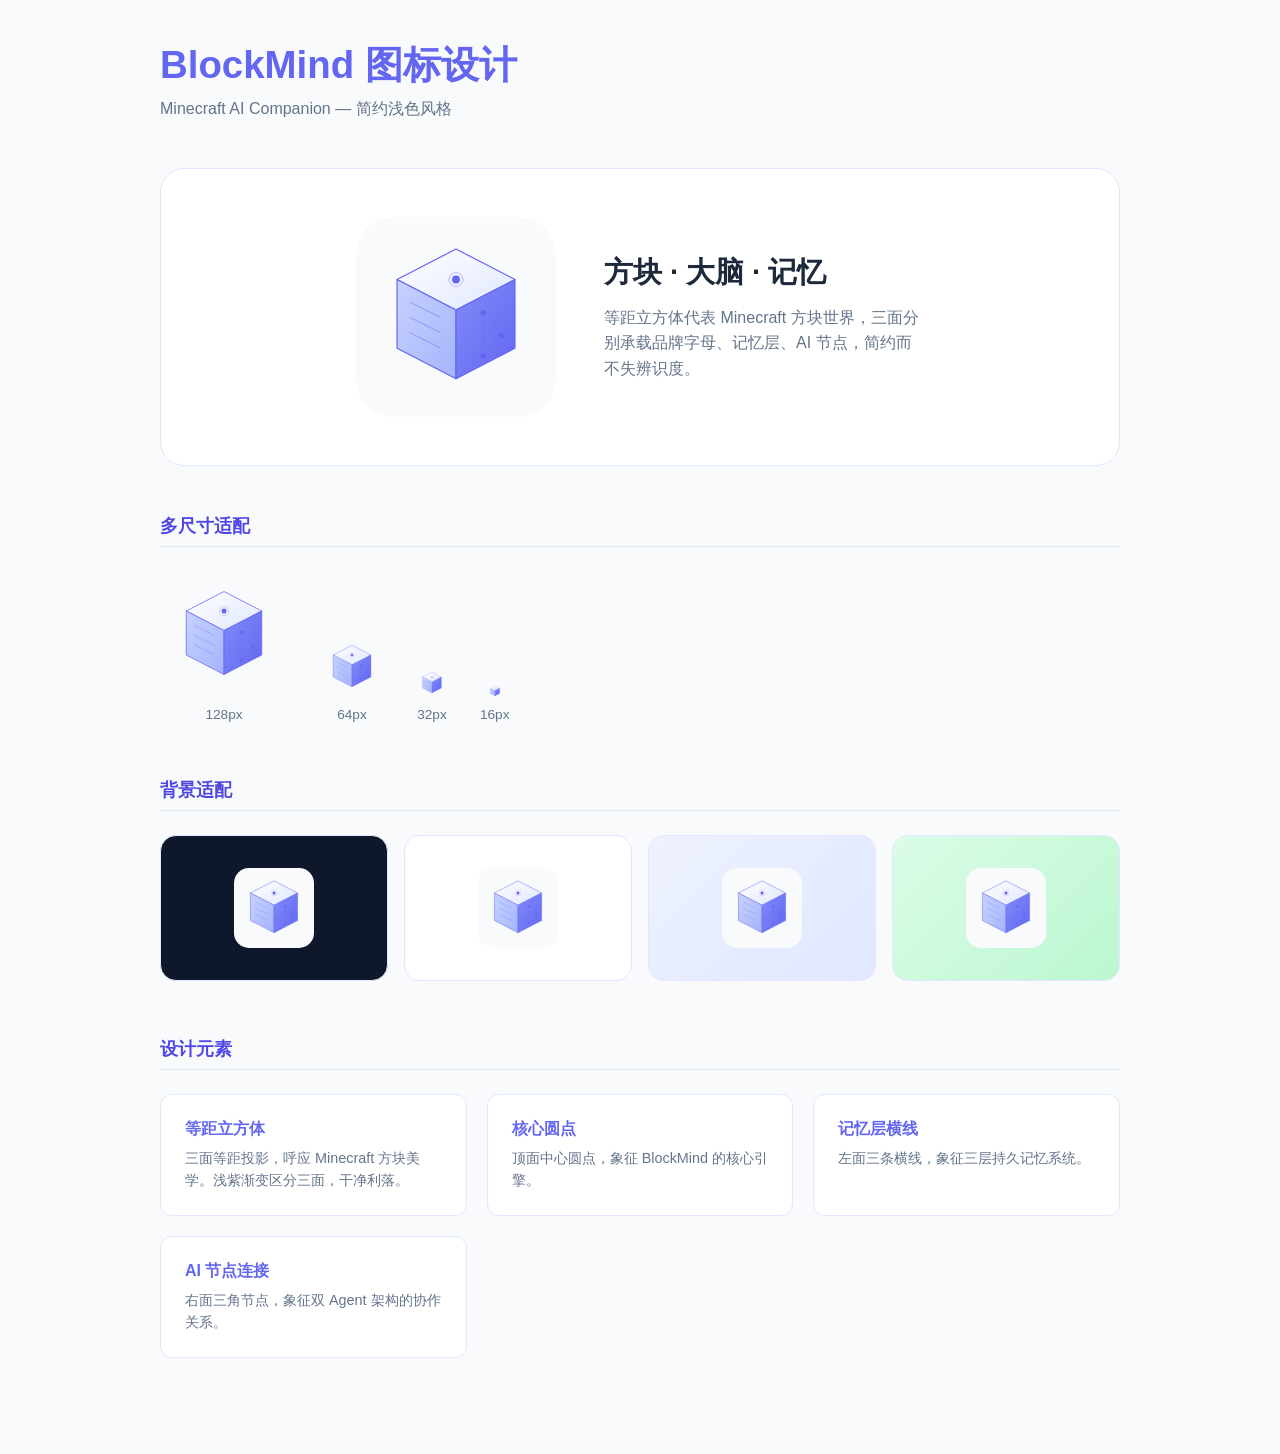
<file: docs/icon-preview.html>
<!DOCTYPE html>
<html lang="zh-CN">
<head>
<meta charset="UTF-8">
<meta name="viewport" content="width=device-width, initial-scale=1.0">
<title>BlockMind 图标设计</title>
<style>
  * { margin: 0; padding: 0; box-sizing: border-box; }
  body {
    background: #f8fafc;
    color: #1e293b;
    font-family: -apple-system, BlinkMacSystemFont, "Segoe UI", sans-serif;
    min-height: 100vh;
    padding: 40px 20px;
  }
  .container { max-width: 960px; margin: 0 auto; }
  h1 {
    font-size: 2.4rem;
    font-weight: 700;
    margin-bottom: 8px;
    color: #6366f1;
  }
  .subtitle { color: #64748b; margin-bottom: 48px; font-size: 1rem; }

  .section { margin-bottom: 56px; }
  .section-title {
    font-size: 1.1rem;
    font-weight: 600;
    color: #4f46e5;
    margin-bottom: 24px;
    padding-bottom: 8px;
    border-bottom: 1px solid #e0e7ff;
  }

  .hero {
    display: flex;
    align-items: center;
    justify-content: center;
    gap: 48px;
    padding: 48px;
    background: #ffffff;
    border-radius: 24px;
    border: 1px solid #e0e7ff;
    margin-bottom: 48px;
  }
  .hero-icon { width: 200px; height: 200px; }
  .hero-text h2 { font-size: 1.8rem; margin-bottom: 12px; color: #1e293b; }
  .hero-text p { color: #64748b; line-height: 1.6; max-width: 320px; }

  .sizes { display: flex; align-items: flex-end; gap: 32px; flex-wrap: wrap; }
  .size-item { text-align: center; }
  .size-item img { display: block; margin: 0 auto 8px; }
  .size-label { color: #64748b; font-size: 0.85rem; }

  .bg-grid { display: grid; grid-template-columns: repeat(auto-fit, minmax(200px, 1fr)); gap: 16px; }
  .bg-card {
    border-radius: 16px;
    padding: 32px;
    display: flex;
    align-items: center;
    justify-content: center;
    border: 1px solid #e0e7ff;
  }
  .bg-dark { background: #0f172a; }
  .bg-light { background: #ffffff; }
  .bg-gradient { background: linear-gradient(135deg, #eef2ff, #e0e7ff); }
  .bg-mc { background: linear-gradient(135deg, #dcfce7, #bbf7d0); }

  .design-notes { display: grid; grid-template-columns: repeat(auto-fit, minmax(260px, 1fr)); gap: 20px; }
  .note-card {
    background: #ffffff;
    border: 1px solid #e0e7ff;
    border-radius: 12px;
    padding: 24px;
  }
  .note-card h3 { color: #6366f1; font-size: 1rem; margin-bottom: 8px; }
  .note-card p { color: #64748b; font-size: 0.9rem; line-height: 1.5; }
</style>
</head>
<body>
<div class="container">
  <h1>BlockMind 图标设计</h1>
  <p class="subtitle">Minecraft AI Companion — 简约浅色风格</p>

  <div class="hero">
    <img src="../docs/blockmind-icon.svg" alt="BlockMind Icon" class="hero-icon">
    <div class="hero-text">
      <h2>方块 · 大脑 · 记忆</h2>
      <p>等距立方体代表 Minecraft 方块世界，三面分别承载品牌字母、记忆层、AI 节点，简约而不失辨识度。</p>
    </div>
  </div>

  <div class="section">
    <div class="section-title">多尺寸适配</div>
    <div class="sizes">
      <div class="size-item">
        <img src="../docs/blockmind-icon.svg" width="128" height="128">
        <div class="size-label">128px</div>
      </div>
      <div class="size-item">
        <img src="../docs/blockmind-icon.svg" width="64" height="64">
        <div class="size-label">64px</div>
      </div>
      <div class="size-item">
        <img src="../docs/blockmind-icon.svg" width="32" height="32">
        <div class="size-label">32px</div>
      </div>
      <div class="size-item">
        <img src="../docs/blockmind-icon.svg" width="16" height="16">
        <div class="size-label">16px</div>
      </div>
    </div>
  </div>

  <div class="section">
    <div class="section-title">背景适配</div>
    <div class="bg-grid">
      <div class="bg-card bg-dark"><img src="../docs/blockmind-icon.svg" width="80" height="80"></div>
      <div class="bg-card bg-light"><img src="../docs/blockmind-icon.svg" width="80" height="80"></div>
      <div class="bg-card bg-gradient"><img src="../docs/blockmind-icon.svg" width="80" height="80"></div>
      <div class="bg-card bg-mc"><img src="../docs/blockmind-icon.svg" width="80" height="80"></div>
    </div>
  </div>

  <div class="section">
    <div class="section-title">设计元素</div>
    <div class="design-notes">
      <div class="note-card">
        <h3>等距立方体</h3>
        <p>三面等距投影，呼应 Minecraft 方块美学。浅紫渐变区分三面，干净利落。</p>
      </div>
      <div class="note-card">
        <h3>核心圆点</h3>
        <p>顶面中心圆点，象征 BlockMind 的核心引擎。</p>
      </div>
      <div class="note-card">
        <h3>记忆层横线</h3>
        <p>左面三条横线，象征三层持久记忆系统。</p>
      </div>
      <div class="note-card">
        <h3>AI 节点连接</h3>
        <p>右面三角节点，象征双 Agent 架构的协作关系。</p>
      </div>
    </div>
  </div>
</div>
</body>
</html>
</file>
